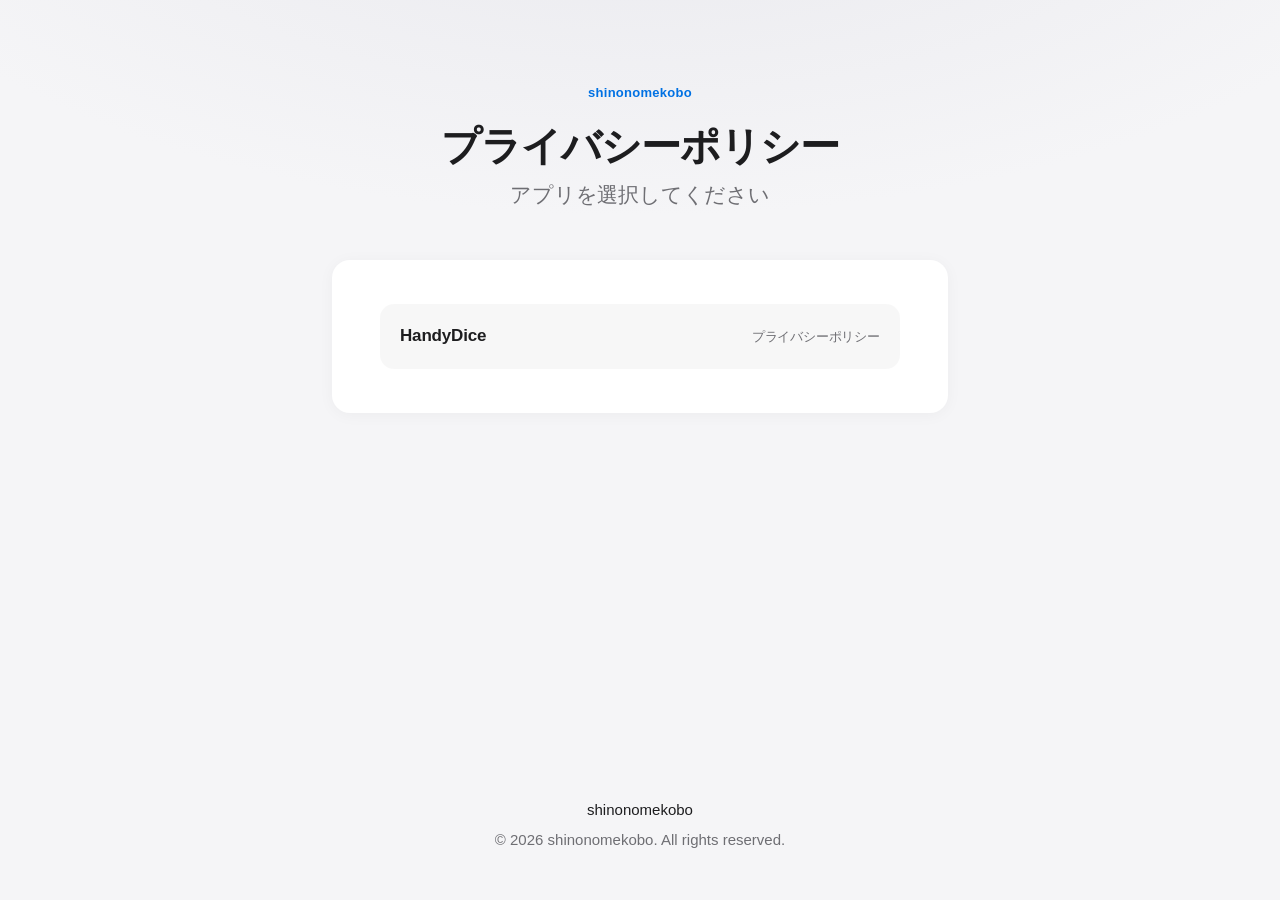
<file: index.html>
<!DOCTYPE html>
<html lang="ja">
<head>
  <meta charset="UTF-8">
  <meta name="viewport" content="width=device-width, initial-scale=1">
  <meta name="description" content="shinonomekobo 各アプリのプライバシーポリシー一覧。">
  <title>プライバシーポリシー — shinonomekobo</title>
  <link rel="stylesheet" href="assets/style.css">
</head>
<body>
  <div class="page">
    <header>
      <span class="studio">shinonomekobo</span>
      <h1>プライバシーポリシー</h1>
      <p class="subtitle">アプリを選択してください</p>
    </header>

    <main>
      <ul class="app-list">
        <li>
          <a href="handydice/">
            HandyDice
            <span>プライバシーポリシー</span>
          </a>
        </li>
      </ul>
    </main>
  </div>

  <footer>
    <p class="brand">shinonomekobo</p>
    <p>&copy; 2026 shinonomekobo. All rights reserved.</p>
  </footer>
</body>
</html>
</file>
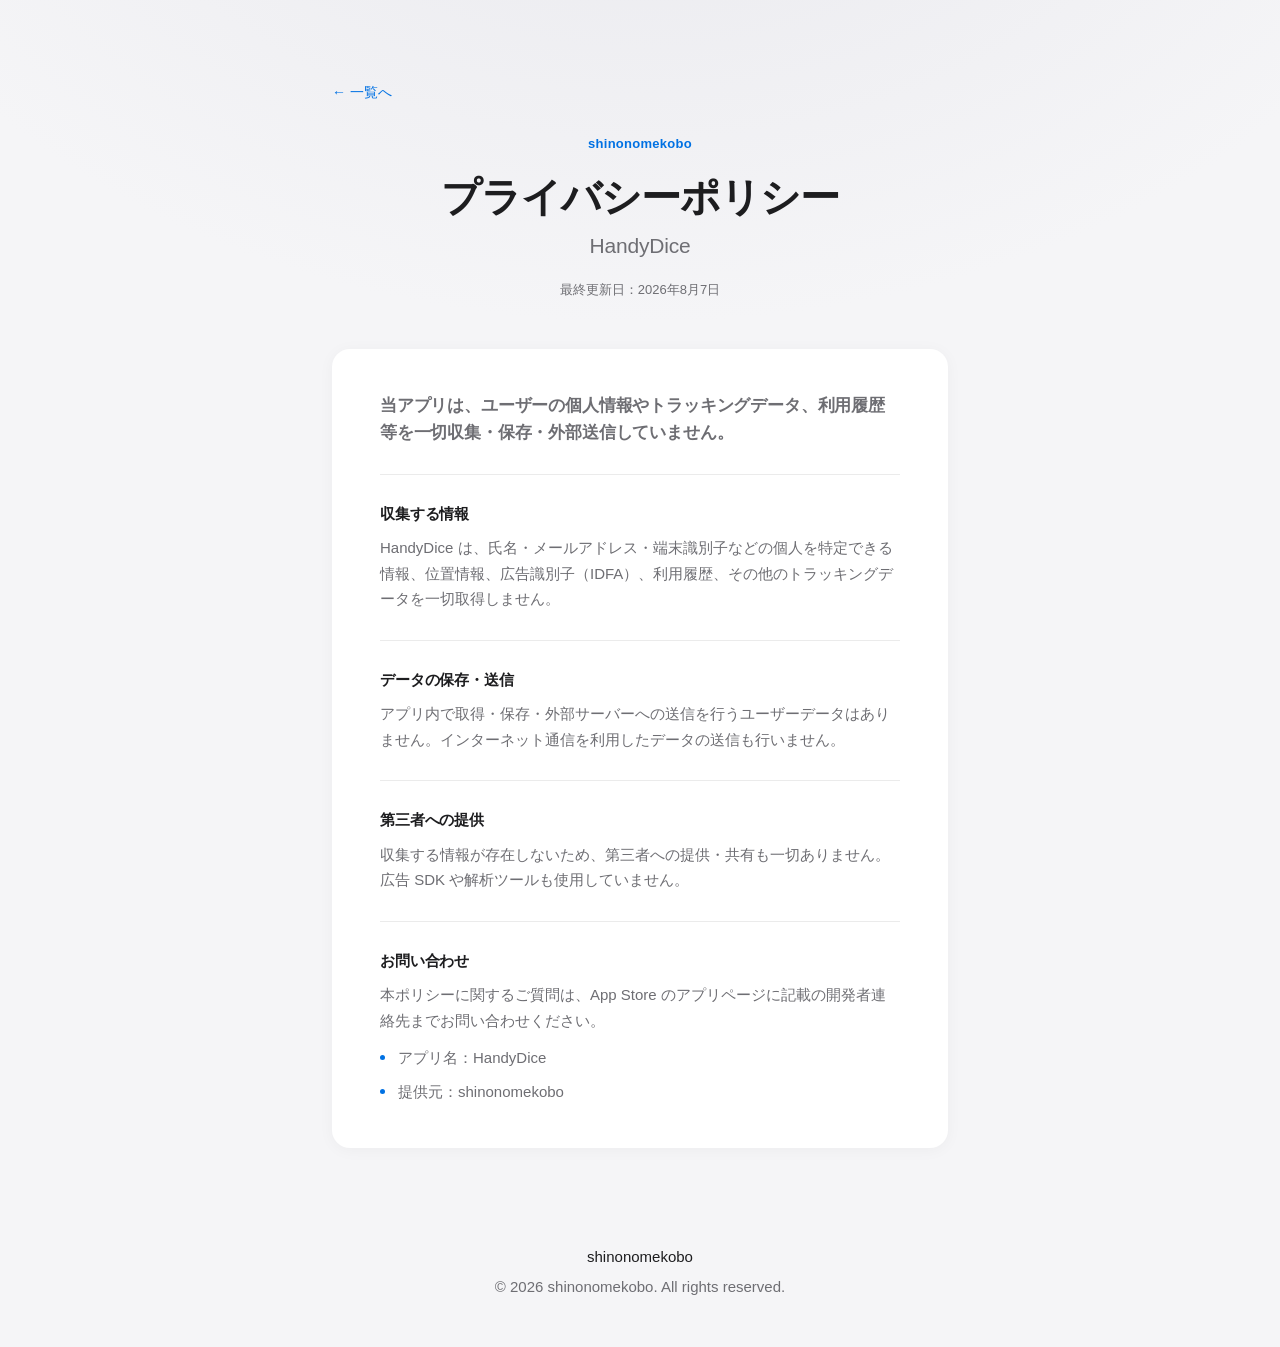
<file: handydice/index.html>
<!DOCTYPE html>
<html lang="ja">
<head>
  <meta charset="UTF-8">
  <meta name="viewport" content="width=device-width, initial-scale=1">
  <meta name="description" content="HandyDice のプライバシーポリシー。個人情報・トラッキングデータの収集は行いません。">
  <title>プライバシーポリシー — HandyDice</title>
  <link rel="stylesheet" href="../assets/style.css">
</head>
<body>
  <div class="page">
    <a class="back" href="../">← 一覧へ</a>

    <header>
      <a class="studio" href="../">shinonomekobo</a>
      <h1>プライバシーポリシー</h1>
      <p class="app-name">HandyDice</p>
      <p class="updated">最終更新日：2026年8月7日</p>
    </header>

    <main>
      <p class="lead">
        当アプリは、ユーザーの個人情報やトラッキングデータ、利用履歴等を一切収集・保存・外部送信していません。
      </p>

      <section>
        <h2>収集する情報</h2>
        <p>
          HandyDice は、氏名・メールアドレス・端末識別子などの個人を特定できる情報、位置情報、広告識別子（IDFA）、利用履歴、その他のトラッキングデータを一切取得しません。
        </p>
      </section>

      <section>
        <h2>データの保存・送信</h2>
        <p>
          アプリ内で取得・保存・外部サーバーへの送信を行うユーザーデータはありません。インターネット通信を利用したデータの送信も行いません。
        </p>
      </section>

      <section>
        <h2>第三者への提供</h2>
        <p>
          収集する情報が存在しないため、第三者への提供・共有も一切ありません。広告 SDK や解析ツールも使用していません。
        </p>
      </section>

      <section>
        <h2>お問い合わせ</h2>
        <p>
          本ポリシーに関するご質問は、App Store のアプリページに記載の開発者連絡先までお問い合わせください。
        </p>
        <ul>
          <li>アプリ名：HandyDice</li>
          <li>提供元：shinonomekobo</li>
        </ul>
      </section>
    </main>
  </div>

  <footer>
    <p class="brand">shinonomekobo</p>
    <p>&copy; 2026 shinonomekobo. All rights reserved.</p>
  </footer>
</body>
</html>
</file>
<file: assets/style.css>
:root {
  --bg: #f5f5f7;
  --surface: #ffffff;
  --text: #1d1d1f;
  --text-secondary: #6e6e73;
  --accent: #0071e3;
  --divider: rgba(0, 0, 0, 0.08);
  --radius: 18px;
  --max-width: 680px;
  --font: -apple-system, BlinkMacSystemFont, "SF Pro Text", "SF Pro Display",
    "Hiragino Sans", "Hiragino Kaku Gothic ProN", "Noto Sans JP",
    "Helvetica Neue", Helvetica, Arial, sans-serif;
}

*,
*::before,
*::after {
  box-sizing: border-box;
  margin: 0;
  padding: 0;
}

html {
  -webkit-text-size-adjust: 100%;
  scroll-behavior: smooth;
}

body {
  font-family: var(--font);
  background:
    radial-gradient(ellipse 120% 80% at 50% -20%, #e8e8ed 0%, transparent 55%),
    var(--bg);
  color: var(--text);
  line-height: 1.5;
  min-height: 100dvh;
  display: flex;
  flex-direction: column;
  -webkit-font-smoothing: antialiased;
  -moz-osx-font-smoothing: grayscale;
}

.page {
  width: 100%;
  max-width: var(--max-width);
  margin: 0 auto;
  padding: 48px 22px 64px;
  flex: 1;
}

header {
  text-align: center;
  margin-bottom: 40px;
}

.studio {
  display: inline-block;
  font-size: 13px;
  font-weight: 600;
  letter-spacing: 0.02em;
  color: var(--accent);
  margin-bottom: 20px;
  text-decoration: none;
}

.studio:hover {
  text-decoration: underline;
}

h1 {
  font-size: clamp(28px, 7vw, 40px);
  font-weight: 700;
  letter-spacing: -0.025em;
  line-height: 1.15;
  margin-bottom: 8px;
}

.app-name,
.subtitle {
  font-size: clamp(17px, 4vw, 21px);
  font-weight: 500;
  color: var(--text-secondary);
  letter-spacing: -0.01em;
}

.updated {
  margin-top: 16px;
  font-size: 13px;
  color: var(--text-secondary);
}

main {
  background: var(--surface);
  border-radius: var(--radius);
  padding: 32px 28px;
  box-shadow: 0 2px 16px rgba(0, 0, 0, 0.04);
}

.lead {
  font-size: 17px;
  font-weight: 600;
  letter-spacing: -0.01em;
  line-height: 1.55;
  margin-bottom: 28px;
  padding-bottom: 28px;
  border-bottom: 1px solid var(--divider);
}

section + section {
  margin-top: 28px;
  padding-top: 28px;
  border-top: 1px solid var(--divider);
}

h2 {
  font-size: 15px;
  font-weight: 600;
  letter-spacing: -0.01em;
  margin-bottom: 10px;
}

p {
  font-size: 15px;
  color: var(--text-secondary);
  line-height: 1.7;
}

ul {
  list-style: none;
  margin-top: 12px;
}

li {
  position: relative;
  padding-left: 18px;
  font-size: 15px;
  color: var(--text-secondary);
  line-height: 1.7;
}

li + li {
  margin-top: 8px;
}

li::before {
  content: "";
  position: absolute;
  left: 0;
  top: 0.65em;
  width: 5px;
  height: 5px;
  border-radius: 50%;
  background: var(--accent);
}

.app-list {
  list-style: none;
  margin: 0;
}

.app-list li {
  padding: 0;
}

.app-list li::before {
  display: none;
}

.app-list li + li {
  margin-top: 12px;
}

.app-list a {
  display: flex;
  align-items: center;
  justify-content: space-between;
  gap: 16px;
  padding: 18px 20px;
  border-radius: 14px;
  background: rgba(0, 0, 0, 0.03);
  color: var(--text);
  text-decoration: none;
  font-size: 17px;
  font-weight: 600;
  letter-spacing: -0.01em;
  transition: background 0.15s ease;
}

.app-list a:hover {
  background: rgba(0, 113, 227, 0.08);
}

.app-list a span {
  font-size: 13px;
  font-weight: 500;
  color: var(--text-secondary);
}

.back {
  display: inline-block;
  margin-bottom: 28px;
  font-size: 14px;
  font-weight: 500;
  color: var(--accent);
  text-decoration: none;
}

.back:hover {
  text-decoration: underline;
}

footer {
  text-align: center;
  padding: 0 22px 48px;
  font-size: 12px;
  color: var(--text-secondary);
}

footer .brand {
  font-weight: 500;
  color: var(--text);
  margin-bottom: 4px;
}

@media (min-width: 600px) {
  .page {
    padding: 80px 32px 96px;
  }

  main {
    padding: 44px 48px;
  }

  header {
    margin-bottom: 48px;
  }
}

@media (prefers-color-scheme: dark) {
  :root {
    --bg: #000000;
    --surface: #1c1c1e;
    --text: #f5f5f7;
    --text-secondary: #a1a1a6;
    --accent: #2997ff;
    --divider: rgba(255, 255, 255, 0.12);
  }

  body {
    background:
      radial-gradient(ellipse 120% 80% at 50% -20%, #1c1c1e 0%, transparent 55%),
      var(--bg);
  }

  main {
    box-shadow: none;
  }

  .app-list a {
    background: rgba(255, 255, 255, 0.06);
  }

  .app-list a:hover {
    background: rgba(41, 151, 255, 0.14);
  }
}
</file>
